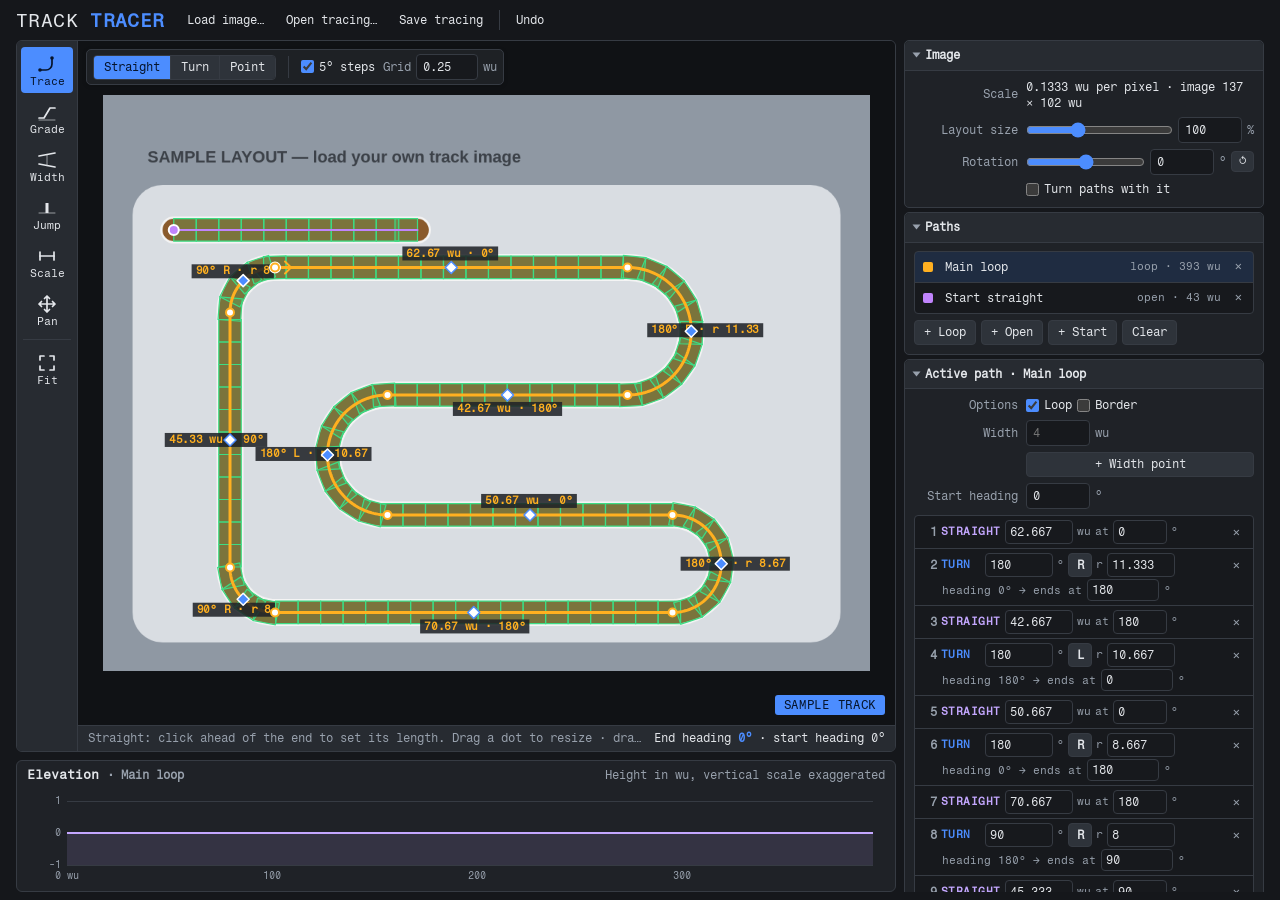
<file: index.html>
<!doctype html>
<html>
  <head>
    <meta charset="utf-8" />
    <meta
      name="viewport"
      content="width=device-width,initial-scale=1,viewport-fit=cover"
    />
    <title>Halo Track Tracer</title>
    <meta name="claude:viewport-fit-sides" content="cover" />
    <meta name="color-scheme" content="dark" />
    <link rel="preconnect" href="https://fonts.googleapis.com" />
    <link rel="preconnect" href="https://fonts.gstatic.com" crossorigin />
    <link
      rel="stylesheet"
      href="https://fonts.googleapis.com/css2?family=Fragment+Mono:ital@0;1&display=swap"
    />
    <link rel="stylesheet" href="track-tracer.css" />
  </head>
  <body>
    <div class="app">
      <!-- Top bar: file actions, like an editor's menu row -->
      <header class="topbar">
        <div class="brand">Track <span>Tracer</span></div>
        <nav class="menu" aria-label="File">
          <label
            class="mbtn"
            for="file"
            title="Load your track image (or drop it on the board)"
            >Load image…</label
          >
          <input
            id="file"
            type="file"
            accept="image/png,image/jpeg,image/webp"
            hidden
          />
          <label
            class="mbtn"
            for="projFile"
            title="Open a saved tracing (.json)"
            >Open tracing…</label
          >
          <input
            id="projFile"
            type="file"
            accept=".json,application/json"
            hidden
          />
          <button
            class="mbtn"
            id="dlProj"
            title="Save your sections, grades, markers and scale"
          >
            Save tracing
          </button>
          <span class="vsep"></span>
          <button class="mbtn" id="bUndo" title="Undo (Ctrl+Z)">Undo</button>
        </nav>
        <span class="msg" id="msgProj"></span>
      </header>

      <!-- Workspace: tool shelf, board with tool settings, status bar, elevation strip -->
      <main class="work">
        <div class="viewport">
          <div
            class="shelf"
            role="toolbar"
            aria-orientation="vertical"
            aria-label="Tools"
          >
            <button
              class="tool"
              id="tTrace"
              aria-pressed="true"
              title="Trace (T): add straights and turns to the active path"
            >
              <svg viewBox="0 0 20 20" aria-hidden="true">
                <path d="M3 16 L9 16 A6 6 0 0 0 15 10 L15 4" />
                <circle cx="3" cy="16" r="1.8" />
                <circle cx="15" cy="4" r="1.8" /></svg
              ><span>Trace</span>
            </button>
            <button
              class="tool"
              id="tGrade"
              aria-pressed="false"
              title="Grade (G): click where a slope starts and ends"
            >
              <svg viewBox="0 0 20 20" aria-hidden="true">
                <path d="M2 16 L7 16 L13 6 L18 6" />
                <path d="M2 18 L18 18" class="thin" /></svg
              ><span>Grade</span>
            </button>
            <button
              class="tool"
              id="tWidth"
              aria-pressed="false"
              title="Width (W): click the path where the track should widen or narrow"
            >
              <svg viewBox="0 0 20 20" aria-hidden="true">
                <path d="M2 6 L18 3 M2 14 L18 17" />
                <path d="M10 5 L10 15" class="thin" /></svg
              ><span>Width</span>
            </button>
            <button
              class="tool"
              id="tJump"
              aria-pressed="false"
              title="Jump (J): drop a jump marker on the track"
            >
              <svg viewBox="0 0 20 20" aria-hidden="true">
                <path d="M2 15 L18 15" class="thin" />
                <rect x="8.5" y="5" width="3" height="10" /></svg
              ><span>Jump</span>
            </button>
            <button
              class="tool"
              id="tCal"
              aria-pressed="false"
              title="Set scale (C): click across one lane, then enter its width"
            >
              <svg viewBox="0 0 20 20" aria-hidden="true">
                <path d="M3 10 L17 10" />
                <path d="M3 6 L3 14 M17 6 L17 14" /></svg
              ><span>Scale</span>
            </button>
            <button
              class="tool"
              id="tPan"
              aria-pressed="false"
              title="Pan (P): drag to move the view. Right-drag or Space-drag also pans"
            >
              <svg viewBox="0 0 20 20" aria-hidden="true">
                <path
                  d="M10 2 L10 18 M2 10 L18 10 M10 2 L7.5 4.5 M10 2 L12.5 4.5 M10 18 L7.5 15.5 M10 18 L12.5 15.5 M2 10 L4.5 7.5 M2 10 L4.5 12.5 M18 10 L15.5 7.5 M18 10 L15.5 12.5"
                /></svg
              ><span>Pan</span>
            </button>
            <span class="hsep"></span>
            <button class="tool" id="bFit" title="Frame the image (F)">
              <svg viewBox="0 0 20 20" aria-hidden="true">
                <path
                  d="M3 7 L3 3 L7 3 M13 3 L17 3 L17 7 M17 13 L17 17 L13 17 M7 17 L3 17 L3 13"
                /></svg
              ><span>Fit</span>
            </button>
          </div>

          <div class="board" id="board">
            <canvas id="cv" aria-label="Tracing board"></canvas>
            <!-- Tool settings: only the active tool's options show -->
            <div class="toolhdr" role="toolbar" aria-label="Tool settings">
              <div class="ts" data-tool="trace">
                <div class="seg" role="radiogroup" aria-label="Next section">
                  <button data-kind="s" title="Straight (S)">Straight</button>
                  <button data-kind="t" title="Turn (R)">Turn</button>
                  <button
                    data-kind="p"
                    title="Point (E): click anywhere for the next point; corners allowed. Drag a diamond to bend a section between its points."
                  >
                    Point
                  </button>
                </div>
                <div
                  class="seg"
                  role="radiogroup"
                  aria-label="Turn shape"
                  id="turnModeWrap"
                  hidden
                >
                  <button
                    data-tmode="set"
                    title="The turn uses the angle you type; your click sets its radius"
                  >
                    Set angle
                  </button>
                  <button
                    data-tmode="free"
                    title="The turn bends to wherever you click, any angle"
                  >
                    Free
                  </button>
                </div>
                <span class="fld" id="turnWrap" hidden>
                  <label
                    class="fld"
                    title="How much the heading changes through the turn. 180 = hairpin"
                    >Angle
                    <input
                      id="turnAng"
                      type="number"
                      min="1"
                      max="270"
                      step="5"
                      value="90"
                    />°</label
                  >
                  <span
                    class="presets"
                    role="group"
                    aria-label="Turn angle presets"
                  >
                    <button data-ang="30">30</button
                    ><button data-ang="45">45</button
                    ><button data-ang="60">60</button
                    ><button data-ang="90">90</button
                    ><button data-ang="135">135</button
                    ><button data-ang="180">180</button>
                  </span>
                  <label
                    class="fld"
                    title="Leave empty and your click sets the radius. Type a radius and every turn uses it: your click only picks left or right."
                    >Radius
                    <input
                      id="turnR"
                      type="number"
                      min="0.5"
                      step="0.25"
                      placeholder="auto"
                    />
                    wu</label
                  >
                </span>
                <span class="vsep"></span>
                <label
                  class="chk"
                  title="Every heading and turn is a multiple of 5° from the image axes"
                  ><input id="snap5" type="checkbox" checked /> 5° steps</label
                >
                <label
                  class="fld"
                  title="Start points, lengths and radii land on multiples of this. 0 = off"
                  >Grid
                  <input
                    id="gridWu"
                    type="number"
                    min="0"
                    step="0.25"
                    value="0.25"
                  />
                  wu</label
                >
              </div>
              <div class="ts" data-tool="jump" hidden>
                <label class="fld"
                  >Marker
                  <select id="jumpSize"></select
                ></label>
              </div>
              <div class="ts" data-tool="cal" hidden>
                <label
                  class="fld"
                  title="The real width of what you measured. One lane = 4 wu"
                  >Measured
                  <input
                    id="calDist"
                    type="number"
                    step="0.1"
                    min="0.1"
                    value="4"
                  />
                  wu</label
                >
                <button id="calApply" class="primary" disabled>Apply</button>
              </div>
              <div class="ts" data-tool="width" hidden>
                <label
                  class="fld"
                  title="The track width at the point you click"
                  >Width
                  <input
                    id="wNew"
                    type="number"
                    min="0.5"
                    max="200"
                    step="0.5"
                    value="8"
                  />
                  wu</label
                >
                <span class="tsnote"
                  >Click the path. The width changes in a straight line between
                  points.</span
                >
              </div>
              <div class="ts" data-tool="grade" hidden>
                <span class="tsnote"
                  >Set the slope in the Elevation panel once both ends are
                  picked.</span
                >
              </div>
              <div class="ts" data-tool="pan" hidden>
                <span class="tsnote">Drag to move · scroll to zoom</span>
              </div>
            </div>
            <div class="sample-tag" id="sampleTag">Sample track</div>
          </div>

          <footer class="status" aria-live="polite">
            <span id="hint"></span>
            <span class="readout mono" id="readout"></span>
          </footer>
        </div>

        <section class="profile" aria-labelledby="h-prof">
          <div class="profile-head">
            <h2 id="h-prof">Elevation <span id="profName"></span></h2>
            <span class="mono" id="profRead"></span>
          </div>
          <div class="profile-plot">
            <canvas
              id="prof"
              role="img"
              aria-label="Height along the active path"
            ></canvas>
          </div>
        </section>
      </main>

      <!-- Properties: collapsible panels, label on the left, value on the right -->
      <aside class="props" aria-label="Properties">
        <details class="panel" data-key="image" open>
          <summary>Image</summary>
          <div class="pbody">
            <div class="prop">
              <span>Scale</span><b class="mono" id="scaleOut"></b>
            </div>
            <div class="prop">
              <label
                for="layoutNum"
                title="Shrinks or stretches the whole layout. Blocks keep their size."
                >Layout size</label
              >
              <div class="pair">
                <input
                  id="layout"
                  type="range"
                  min="50"
                  max="200"
                  step="1"
                  value="100"
                  aria-label="Layout size"
                /><input
                  id="layoutNum"
                  type="number"
                  min="50"
                  max="200"
                  step="1"
                  value="100"
                /><i>%</i>
              </div>
            </div>
            <div class="prop">
              <label
                for="rotNum"
                title="Turn the image under the board. + is counter-clockwise."
                >Rotation</label
              >
              <div class="pair">
                <input
                  id="rot"
                  type="range"
                  min="-45"
                  max="45"
                  step="0.1"
                  value="0"
                  aria-label="Image rotation"
                /><input
                  id="rotNum"
                  type="number"
                  min="-45"
                  max="45"
                  step="0.1"
                  value="0"
                /><i>°</i
                ><button id="rotZero" class="icon" title="Reset to 0°">
                  ↺
                </button>
              </div>
            </div>
            <div class="prop">
              <span></span
              ><label
                class="chk"
                title="Off: only the image turns. On: paths and jump markers turn with it."
                ><input id="rotPaths" type="checkbox" /> Turn paths with
                it</label
              >
            </div>
          </div>
        </details>

        <details class="panel" data-key="paths" open>
          <summary>Paths</summary>
          <div class="pbody">
            <div class="outliner" id="paths"></div>
            <div class="btnrow">
              <button id="addLoop" title="A closed lap">+ Loop</button>
              <button id="addOpen" title="A path with two ends">+ Open</button>
              <button
                id="addStart"
                title="A straight that narrows from its first width to its second"
              >
                + Start
              </button>
              <button
                id="clearAll"
                class="danger"
                title="Remove every path and marker (Undo brings them back)"
              >
                Clear
              </button>
            </div>
          </div>
        </details>

        <details class="panel" data-key="active" open>
          <summary id="secHead">Active path</summary>
          <div class="pbody">
            <div id="secList"></div>
            <div class="msg" id="msgSec"></div>
            <div class="btnrow">
              <button
                id="snapAll"
                title="Rounds every start heading and turn angle to 5°"
              >
                Snap all to 5°
              </button>
            </div>
          </div>
        </details>

        <details class="panel" data-key="elev">
          <summary>Elevation</summary>
          <div class="pbody">
            <div class="prop">
              <label for="z0" title="Height of the active path where it starts"
                >Start height</label
              >
              <div class="pair">
                <input id="z0" type="number" step="0.5" value="0" /><i>wu</i>
              </div>
            </div>
            <div id="gradeForm" class="grade-form" hidden>
              <div class="prop">
                <label for="gShape">Shape</label>
                <select id="gShape">
                  <option value="const">Constant grade</option>
                  <option value="curve">Gradual curve</option>
                </select>
              </div>
              <div class="prop">
                <label for="gStart" id="gStartLabel">Grade</label>
                <div class="pair">
                  <input
                    id="gStart"
                    type="number"
                    step="0.5"
                    min="-100"
                    max="100"
                    value="4"
                  /><i>%</i>
                  <span class="pair" id="gEndWrap" hidden
                    ><i>to</i
                    ><input
                      id="gEnd"
                      type="number"
                      step="0.5"
                      min="-100"
                      max="100"
                      value="4"
                      aria-label="End grade"
                    /><i>%</i></span
                  >
                </div>
              </div>
              <p class="sub mono" id="gPreview"></p>
              <div class="btnrow">
                <button class="primary" id="gAdd">Add section</button
                ><button id="gCancel">Cancel</button>
              </div>
            </div>
            <div class="msg" id="msgGrade"></div>
            <div class="list" id="gradeList"></div>
            <div class="stats">
              <div class="stat">
                <b id="sRise">–</b><span>height range</span>
              </div>
              <div class="stat">
                <b id="sSteep">–</b><span>% steepest</span>
              </div>
              <div class="stat"><b id="sLip">–</b><span>worst lip</span></div>
            </div>
            <div class="pills" id="elevPills"></div>
          </div>
        </details>

        <details class="panel" data-key="jumps">
          <summary>Jump markers</summary>
          <div class="pbody">
            <p class="sub">
              A 4x4 flat block on edge across the lane. Use the Jump tool to
              place one; drag its handle to turn it (90° snaps, Ctrl = free).
            </p>
            <div class="list" id="jumpList"></div>
          </div>
        </details>

        <details class="panel" data-key="blocks" open>
          <summary>Blocks</summary>
          <div class="pbody">
            <div class="prop">
              <label
                for="game"
                title="Which Halo the prefab is for. Each game has its own pieces."
                >Game</label
              >
              <select id="game">
                <option value="halo4" title="Forge Island pieces">
                  Halo 4
                </option>
                <option value="reach" title="Forge World pieces">
                  Halo: Reach
                </option>
              </select>
            </div>
            <div class="prop">
              <label
                for="piece"
                title="The piece the track (path) is built from"
                >Path piece</label
              ><select id="piece"></select>
            </div>
            <div class="prop">
              <label
                for="trackW"
                title="Pieces narrower than this are laid in side-by-side rows"
                >Track width</label
              >
              <div class="pair">
                <input
                  id="trackW"
                  type="number"
                  step="0.5"
                  min="0.5"
                  max="40"
                  value="4"
                /><i>wu</i><span class="sub" id="rowsOut"></span>
              </div>
            </div>
            <div class="prop">
              <label
                for="borderKind"
                title="The outline along both edges. Turn borders on per path in Active path. With columns, a start straight uses wall panels."
                >Outline piece</label
              >
              <select id="borderKind"></select>
            </div>
            <div class="prop">
              <label
                for="tol"
                title="Square blocks open a gap on the outside of a bend; they overlap more until the gap is at most this"
                >Bend gap ≤</label
              >
              <div class="pair">
                <input
                  id="tol"
                  type="number"
                  step="0.05"
                  min="0"
                  max="4"
                  value="0.05"
                /><i>wu</i>
              </div>
            </div>
            <div class="prop">
              <label for="slots">Free slots</label>
              <div class="pair">
                <input
                  id="slots"
                  type="number"
                  step="1"
                  min="1"
                  max="651"
                  value="651"
                /><label
                  class="chk"
                  title="Relax the bend gap until the track fits the free slots"
                  ><input id="fit" type="checkbox" checked /> Fit</label
                >
              </div>
            </div>
            <div class="prop">
              <span></span
              ><label class="chk"
                ><input id="showBlocks" type="checkbox" checked /> Show
                blocks</label
              >
            </div>
            <div class="stats">
              <div class="stat"><b id="sBlocks">–</b><span>blocks</span></div>
              <div class="stat"><b id="sLen">–</b><span>wu of track</span></div>
              <div class="stat"><b id="sTol">–</b><span>bend gap</span></div>
            </div>
            <div class="pills" id="budgetRow"></div>
          </div>
        </details>

        <details class="panel" data-key="export" open>
          <summary>Export to Halo Map Studio</summary>
          <div class="pbody">
            <div class="prop">
              <span
                title="Blank = where the HMS camera aims. Z = height of the block centres at elevation 0. Read a spot with camera get."
                >Drop at</span
              >
              <div class="pair xyz">
                <input
                  id="ox"
                  type="number"
                  step="0.5"
                  placeholder="X"
                  aria-label="Origin X"
                /><input
                  id="oy"
                  type="number"
                  step="0.5"
                  placeholder="Y"
                  aria-label="Origin Y"
                /><input
                  id="oz"
                  type="number"
                  step="0.5"
                  placeholder="Z"
                  aria-label="Origin Z"
                />
              </div>
            </div>
            <div class="prop">
              <span></span
              ><label
                class="chk"
                title="Adds noquota nobudget to prefab place, so Forge's per-object limits and budget don't stop a large track"
                ><input id="lift" type="checkbox" checked /> Ignore Forge
                limits</label
              >
            </div>
            <h3 class="subhead">
              Prefab file <span class="sub">.hmsprefab</span>
            </h3>
            <div class="btnrow">
              <button class="primary" id="dlPrefab">Save prefab</button
              ><button id="copyPrefab">Copy commands</button
              ><span class="msg" id="msgPrefab"></span>
            </div>
            <textarea
              id="prefabCmd"
              readonly
              aria-label="prefab commands"
              title="Run these in View ▸ Script console. Fix the path to where you saved the file."
            ></textarea>
            <details class="sub-panel">
              <summary>Reference image under the track</summary>
              <p class="sub">
                Saves the image as a flat model at the right size and turn
                (scale <b class="mono" id="refScale"></b> wu per pixel). Import
                it with Tools ▸ Import geometry at the same X Y, a little below
                Z. As script:
              </p>
              <div class="btnrow">
                <button id="dlRef">Save reference model (.glb)</button
                ><span class="msg" id="msgRef"></span>
              </div>
              <textarea
                id="refCmd"
                readonly
                aria-label="reference model commands"
              ></textarea>
            </details>
          </div>
        </details>

        <details class="panel" data-key="help">
          <summary>Help</summary>
          <div class="pbody help">
            <p>
              <b>Scale.</b> Pick the Scale tool, click across one lane edge to
              edge, enter its real width (4 wu) and press Apply.
            </p>
            <p>
              <b>Tracing.</b> Add a path, click where it starts, then click
              ahead of the end. Each section starts where the last one ended and
              keeps its direction. A <b>straight</b> runs as far as your click
              (the first one also sets the heading). A <b>turn</b> with
              <b>Set angle</b> uses the angle you type and your click sets its
              radius; with <b>Free</b> it bends to wherever you click.
            </p>
            <p>
              <b>Editing.</b> Drag a section's end dot to resize it. Drag the
              <b>diamond</b> in the middle of a section to bend it: a turn's
              angle and radius follow the cursor, and a straight pulled off its
              line becomes a turn (drop it back on the line to straighten it).
              Everything after it follows.
            </p>
            <p>
              <b>Point mode.</b> Pick <b>Point</b> on the board (<kbd>E</kbd>)
              and click anywhere: each click is the next point, in any
              direction. Drag a point and only the two lines touching it move.
              Drag a diamond and that line bends between its two points while
              everything else stays put. On a loop, click the start dot to close
              it. Untick 5° steps for any angle.
            </p>
            <p>
              <b>Turn presets.</b> With Turn and Set angle, pick 30, 45, 60, 90,
              135 or 180. Type a <b>Radius</b> and every turn uses it, so your
              click only picks left or right; leave it empty and your click sets
              the radius.
            </p>
            <p>
              <b>Free curves (Shift).</b> Hold <kbd>Shift</kbd> while dragging
              and the section becomes a free Bezier curve. Shift+drag a
              <b>diamond</b>: the start and end stay put and only the line
              between them bends. Shift+drag an <b>end dot</b>: the start and
              the diamond stay put and the end moves. The rest of the track
              stays where it is, so a corner can form where the curve meets the
              next section; it is circled on the board, and <b>Smooth</b> in
              Active path removes it. <b>Make arc</b> turns a curve back into a
              turn.
            </p>
            <p>
              <b>Deleting.</b> Right-click a dot or press <kbd>Del</kbd> to
              delete a section; later sections join the one before. Type exact
              values in Active path.
            </p>
            <p>
              <b>Width.</b> Set one width for a whole path in Active path, or
              give an open path a start and end width. To widen and shrink along
              the way, use the <b>Width</b> tool and click the path where it
              should change: the track goes in a straight line from its width
              before to the width you set there, then on to the next.
            </p>
            <p>
              <b>Games.</b> Pick <b>Halo 4</b> (Forge Island pieces) or
              <b>Halo: Reach</b> (Forge World pieces) in Blocks. The prefab
              works in stock Halo Map Studio: <code>prefab import</code> the
              file, then <code>prefab place</code> it in a map variant for that
              game.
            </p>
            <p>
              <b>Square to Halo.</b> With 5° steps on, 0°, 90°, 180° and 270°
              line up with HMS's axes as long as you place the prefab without
              <code>yaw</code>.
            </p>
            <p>
              <b>Keys.</b> <kbd>T</kbd> trace · <kbd>S</kbd> straight ·
              <kbd>R</kbd> turn · <kbd>E</kbd> point · <kbd>G</kbd> grade ·
              <kbd>W</kbd> width · <kbd>J</kbd> jump · <kbd>C</kbd> scale ·
              <kbd>P</kbd> pan · <kbd>F</kbd> fit · <kbd>Ctrl+Z</kbd> undo ·
              <kbd>Esc</kbd> cancel.
            </p>
            <p>
              Your tracing is kept in this browser between visits. The image is
              not; load it again.
            </p>
          </div>
        </details>
      </aside>
    </div>

    <script src="track-tracer.js"></script>
  </body>
</html>
</file>
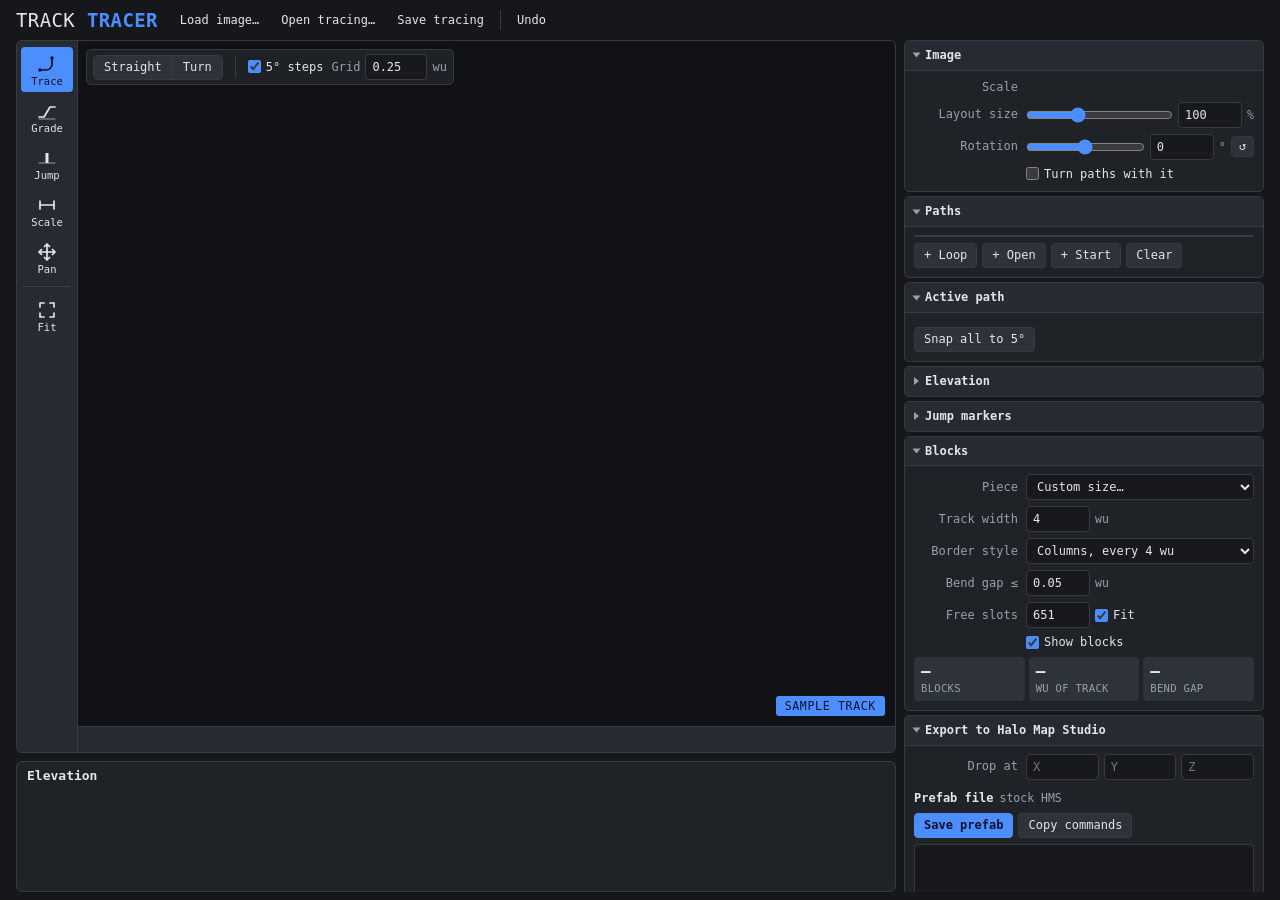
<file: track-tracer.html>
<!doctype html>
<html>
<head>
<meta charset="utf-8">
<meta name="viewport" content="width=device-width,initial-scale=1,viewport-fit=cover">
<title>Supercross Track Tracer</title>
<meta name="claude:viewport-fit-sides" content="cover">
<link rel="preconnect" href="https://fonts.googleapis.com">
<link rel="stylesheet" href="https://fonts.googleapis.com/css2?family=Barlow+Condensed:wght@600;700&family=IBM+Plex+Sans:wght@400;500;600&family=IBM+Plex+Mono:wght@400;500&display=swap">
<link rel="stylesheet" href="track-tracer.css">
</head>
<body>

<div class="app">
  <!-- Top bar: file actions, like an editor's menu row -->
  <header class="topbar">
    <div class="brand">Track <span>Tracer</span></div>
    <nav class="menu" aria-label="File">
      <label class="mbtn" for="file" title="Load your track image (or drop it on the board)">Load image…</label>
      <input id="file" type="file" accept="image/png,image/jpeg,image/webp" hidden>
      <label class="mbtn" for="projFile" title="Open a saved tracing (.json)">Open tracing…</label>
      <input id="projFile" type="file" accept=".json,application/json" hidden>
      <button class="mbtn" id="dlProj" title="Save your sections, grades, markers and scale">Save tracing</button>
      <span class="vsep"></span>
      <button class="mbtn" id="bUndo" title="Undo (Ctrl+Z)">Undo</button>
    </nav>
    <span class="msg" id="msgProj"></span>
  </header>

  <!-- Workspace: tool shelf, board with tool settings, status bar, elevation strip -->
  <main class="work">
    <div class="viewport">
      <div class="shelf" role="toolbar" aria-orientation="vertical" aria-label="Tools">
        <button class="tool" id="tTrace" aria-pressed="true" title="Trace (T): add straights and turns to the active path">
          <svg viewBox="0 0 20 20" aria-hidden="true"><path d="M3 16 L9 16 A6 6 0 0 0 15 10 L15 4"/><circle cx="3" cy="16" r="1.8"/><circle cx="15" cy="4" r="1.8"/></svg><span>Trace</span></button>
        <button class="tool" id="tGrade" aria-pressed="false" title="Grade (G): click where a slope starts and ends">
          <svg viewBox="0 0 20 20" aria-hidden="true"><path d="M2 16 L7 16 L13 6 L18 6"/><path d="M2 18 L18 18" class="thin"/></svg><span>Grade</span></button>
        <button class="tool" id="tJump" aria-pressed="false" title="Jump (J): drop a jump marker on the track">
          <svg viewBox="0 0 20 20" aria-hidden="true"><path d="M2 15 L18 15" class="thin"/><rect x="8.5" y="5" width="3" height="10"/></svg><span>Jump</span></button>
        <button class="tool" id="tCal" aria-pressed="false" title="Set scale (C): click across one lane, then enter its width">
          <svg viewBox="0 0 20 20" aria-hidden="true"><path d="M3 10 L17 10"/><path d="M3 6 L3 14 M17 6 L17 14" /></svg><span>Scale</span></button>
        <button class="tool" id="tPan" aria-pressed="false" title="Pan (P): drag to move the view. Right-drag or Space-drag also pans">
          <svg viewBox="0 0 20 20" aria-hidden="true"><path d="M10 2 L10 18 M2 10 L18 10 M10 2 L7.5 4.5 M10 2 L12.5 4.5 M10 18 L7.5 15.5 M10 18 L12.5 15.5 M2 10 L4.5 7.5 M2 10 L4.5 12.5 M18 10 L15.5 7.5 M18 10 L15.5 12.5"/></svg><span>Pan</span></button>
        <span class="hsep"></span>
        <button class="tool" id="bFit" title="Frame the image (F)">
          <svg viewBox="0 0 20 20" aria-hidden="true"><path d="M3 7 L3 3 L7 3 M13 3 L17 3 L17 7 M17 13 L17 17 L13 17 M7 17 L3 17 L3 13"/></svg><span>Fit</span></button>
      </div>

      <div class="board" id="board">
        <canvas id="cv" aria-label="Tracing board"></canvas>
        <!-- Tool settings: only the active tool's options show -->
        <div class="toolhdr" role="toolbar" aria-label="Tool settings">
          <div class="ts" data-tool="trace">
            <div class="seg" role="radiogroup" aria-label="Next section">
              <button data-kind="s" title="Straight (S)">Straight</button>
              <button data-kind="t" title="Turn (R)">Turn</button>
            </div>
            <div class="seg" role="radiogroup" aria-label="Turn shape" id="turnModeWrap" hidden>
              <button data-tmode="set" title="The turn uses the angle you type; your click sets its radius">Set angle</button>
              <button data-tmode="free" title="The turn bends to wherever you click, any angle">Free</button>
            </div>
            <label class="fld" id="turnWrap" hidden title="How much the heading changes through the turn. 180 = hairpin">Angle <input id="turnAng" type="number" min="1" max="270" step="5" value="90">°</label>
            <span class="vsep"></span>
            <label class="chk" title="Every heading and turn is a multiple of 5° from the image axes"><input id="snap5" type="checkbox" checked> 5° steps</label>
            <label class="fld" title="Start points, lengths and radii land on multiples of this. 0 = off">Grid <input id="gridWu" type="number" min="0" step="0.25" value="0.25"> wu</label>
          </div>
          <div class="ts" data-tool="jump" hidden>
            <label class="fld">Marker <select id="jumpSize"></select></label>
          </div>
          <div class="ts" data-tool="cal" hidden>
            <label class="fld" title="The real width of what you measured. One lane = 4 wu">Measured <input id="calDist" type="number" step="0.1" min="0.1" value="4"> wu</label>
            <button id="calApply" class="primary" disabled>Apply</button>
          </div>
          <div class="ts" data-tool="grade" hidden><span class="tsnote">Set the slope in the Elevation panel once both ends are picked.</span></div>
          <div class="ts" data-tool="pan" hidden><span class="tsnote">Drag to move · scroll to zoom</span></div>
        </div>
        <div class="sample-tag" id="sampleTag">Sample track</div>
      </div>

      <footer class="status" aria-live="polite">
        <span id="hint"></span>
        <span class="readout mono" id="readout"></span>
      </footer>
    </div>

    <section class="profile" aria-labelledby="h-prof">
      <div class="profile-head">
        <h2 id="h-prof">Elevation <span id="profName"></span></h2>
        <span class="mono" id="profRead"></span>
      </div>
      <div class="profile-plot"><canvas id="prof" role="img" aria-label="Height along the active path"></canvas></div>
    </section>
  </main>

  <!-- Properties: collapsible panels, label on the left, value on the right -->
  <aside class="props" aria-label="Properties">
    <details class="panel" data-key="image" open>
      <summary>Image</summary>
      <div class="pbody">
        <div class="prop"><span>Scale</span><b class="mono" id="scaleOut"></b></div>
        <div class="prop"><label for="layoutNum" title="Shrinks or stretches the whole layout. Blocks keep their size.">Layout size</label>
          <div class="pair"><input id="layout" type="range" min="50" max="200" step="1" value="100" aria-label="Layout size"><input id="layoutNum" type="number" min="50" max="200" step="1" value="100"><i>%</i></div></div>
        <div class="prop"><label for="rotNum" title="Turn the image under the board. + is counter-clockwise.">Rotation</label>
          <div class="pair"><input id="rot" type="range" min="-45" max="45" step="0.1" value="0" aria-label="Image rotation"><input id="rotNum" type="number" min="-45" max="45" step="0.1" value="0"><i>°</i><button id="rotZero" class="icon" title="Reset to 0°">↺</button></div></div>
        <div class="prop"><span></span><label class="chk" title="Off: only the image turns. On: paths and jump markers turn with it."><input id="rotPaths" type="checkbox"> Turn paths with it</label></div>
      </div>
    </details>

    <details class="panel" data-key="paths" open>
      <summary>Paths</summary>
      <div class="pbody">
        <div class="outliner" id="paths"></div>
        <div class="btnrow">
          <button id="addLoop" title="A closed lap">+ Loop</button>
          <button id="addOpen" title="A path with two ends">+ Open</button>
          <button id="addStart" title="A straight that narrows from its first width to its second">+ Start</button>
          <button id="clearAll" class="danger" title="Remove every path and marker (Undo brings them back)">Clear</button>
        </div>
      </div>
    </details>

    <details class="panel" data-key="active" open>
      <summary id="secHead">Active path</summary>
      <div class="pbody">
        <div id="secList"></div>
        <div class="msg" id="msgSec"></div>
        <div class="btnrow"><button id="snapAll" title="Rounds every start heading and turn angle to 5°">Snap all to 5°</button></div>
      </div>
    </details>

    <details class="panel" data-key="elev">
      <summary>Elevation</summary>
      <div class="pbody">
        <div class="prop"><label for="z0" title="Height of the active path where it starts">Start height</label><div class="pair"><input id="z0" type="number" step="0.5" value="0"><i>wu</i></div></div>
        <div id="gradeForm" class="grade-form" hidden>
          <div class="prop"><label for="gShape">Shape</label>
            <select id="gShape"><option value="const">Constant grade</option><option value="curve">Gradual curve</option></select></div>
          <div class="prop"><label for="gStart" id="gStartLabel">Grade</label>
            <div class="pair"><input id="gStart" type="number" step="0.5" min="-100" max="100" value="4"><i>%</i>
              <span class="pair" id="gEndWrap" hidden><i>to</i><input id="gEnd" type="number" step="0.5" min="-100" max="100" value="4" aria-label="End grade"><i>%</i></span></div></div>
          <p class="sub mono" id="gPreview"></p>
          <div class="btnrow"><button class="primary" id="gAdd">Add section</button><button id="gCancel">Cancel</button></div>
        </div>
        <div class="msg" id="msgGrade"></div>
        <div class="list" id="gradeList"></div>
        <div class="stats">
          <div class="stat"><b id="sRise">–</b><span>height range</span></div>
          <div class="stat"><b id="sSteep">–</b><span>% steepest</span></div>
          <div class="stat"><b id="sLip">–</b><span>worst lip</span></div>
        </div>
        <div class="pills" id="elevPills"></div>
      </div>
    </details>

    <details class="panel" data-key="jumps">
      <summary>Jump markers</summary>
      <div class="pbody">
        <p class="sub">Block, 4X4, Flat on edge across the lane. Use the Jump tool to place one; drag its handle to turn it (90° snaps, Ctrl = free).</p>
        <div class="list" id="jumpList"></div>
      </div>
    </details>

    <details class="panel" data-key="blocks" open>
      <summary>Blocks</summary>
      <div class="pbody">
        <div class="prop"><label for="piece">Piece</label><select id="piece"><option value="custom">Custom size…</option></select></div>
        <div id="customRow" hidden>
          <div class="prop"><label for="pName">Palette name</label><input id="pName" type="text" value="bb_4x4"></div>
          <div class="prop"><label for="pLen">Size L × W</label><div class="pair"><input id="pLen" type="number" step="0.1" min="0.2" value="4"><i>×</i><input id="pWid" type="number" step="0.1" min="0.2" value="4" aria-label="Width"></div></div>
        </div>
        <div class="prop"><label for="trackW" title="Pieces narrower than this are laid in side-by-side rows">Track width</label><div class="pair"><input id="trackW" type="number" step="0.5" min="0.5" max="40" value="4"><i>wu</i><span class="sub" id="rowsOut"></span></div></div>
        <div class="prop"><label for="borderKind" title="Turn borders on per path in Active path. A start straight uses Skyline Wall Panels.">Border style</label>
          <select id="borderKind">
            <option value="column">Columns, every 4 wu</option>
            <option value="railEdge">5X1 rail, on edge</option>
            <option value="railFlat">5X1 rail, flat</option>
          </select></div>
        <div class="prop"><label for="tol" title="Square blocks open a gap on the outside of a bend; they overlap more until the gap is at most this">Bend gap ≤</label><div class="pair"><input id="tol" type="number" step="0.05" min="0" max="4" value="0.05"><i>wu</i></div></div>
        <div class="prop"><label for="slots">Free slots</label><div class="pair"><input id="slots" type="number" step="1" min="1" max="651" value="651"><label class="chk" title="Relax the bend gap until the track fits the free slots"><input id="fit" type="checkbox" checked> Fit</label></div></div>
        <div class="prop"><span></span><label class="chk"><input id="showBlocks" type="checkbox" checked> Show blocks</label></div>
        <div class="stats">
          <div class="stat"><b id="sBlocks">–</b><span>blocks</span></div>
          <div class="stat"><b id="sLen">–</b><span>wu of track</span></div>
          <div class="stat"><b id="sTol">–</b><span>bend gap</span></div>
        </div>
        <div class="pills" id="budgetRow"></div>
      </div>
    </details>

    <details class="panel" data-key="export" open>
      <summary>Export to Halo Map Studio</summary>
      <div class="pbody">
        <div class="prop"><span title="Blank = where the HMS camera aims. Z = height of the block centres at elevation 0. Read a spot with camera get.">Drop at</span>
          <div class="pair xyz"><input id="ox" type="number" step="0.5" placeholder="X" aria-label="Origin X"><input id="oy" type="number" step="0.5" placeholder="Y" aria-label="Origin Y"><input id="oz" type="number" step="0.5" placeholder="Z" aria-label="Origin Z"></div></div>
        <h3 class="subhead">Prefab file <span class="sub">stock HMS</span></h3>
        <div class="btnrow"><button class="primary" id="dlPrefab">Save prefab</button><button id="copyPrefab">Copy commands</button><span class="msg" id="msgPrefab"></span></div>
        <textarea id="prefabCmd" readonly aria-label="prefab commands" title="Run these in View ▸ Script console. Fix the path to where you saved the file."></textarea>
        <details class="sub-panel">
          <summary>One-line sweep <span class="sub">modified HMS, flat only</span></summary>
          <p class="warnbox" id="sweepWarn" hidden></p>
          <textarea id="sweepOut" readonly aria-label="sweep command"></textarea>
          <div class="btnrow"><button id="copySweep">Copy command</button><button id="dlPts">Save points (.txt)</button><span class="msg" id="msgSweep"></span></div>
        </details>
        <details class="sub-panel">
          <summary>Reference image under the track</summary>
          <p class="sub">Tools ▸ Import geometry, pick the image, Scale <b class="mono" id="refScale"></b>, same X Y and a little below Z. As script:</p>
          <textarea id="refCmd" readonly aria-label="reference image commands"></textarea>
          <p class="warnbox" id="refRot" hidden></p>
        </details>
      </div>
    </details>

    <details class="panel" data-key="help">
      <summary>Help</summary>
      <div class="pbody help">
        <p><b>Scale.</b> Pick the Scale tool, click across one lane edge to edge, enter its real width (4 wu) and press Apply.</p>
        <p><b>Tracing.</b> Add a path, click where it starts, then click ahead of the end. Each section starts where the last one ended and keeps its direction. A <b>straight</b> runs as far as your click (the first one also sets the heading). A <b>turn</b> with <b>Set angle</b> uses the angle you type and your click sets its radius; with <b>Free</b> it bends to wherever you click.</p>
        <p><b>Editing.</b> Drag a section's end dot to resize it. Right-click a dot or press <kbd>Del</kbd> to delete it; later sections join the one before. Type exact values in Active path.</p>
        <p><b>Square to Halo.</b> With 5° steps on, 0°, 90°, 180° and 270° line up with HMS's axes as long as you place the prefab without <code>yaw</code>.</p>
        <p><b>Keys.</b> <kbd>T</kbd> trace · <kbd>S</kbd> straight · <kbd>R</kbd> turn · <kbd>G</kbd> grade · <kbd>J</kbd> jump · <kbd>C</kbd> scale · <kbd>P</kbd> pan · <kbd>F</kbd> fit · <kbd>Ctrl+Z</kbd> undo · <kbd>Esc</kbd> cancel.</p>
        <p>Your tracing is kept in this browser between visits. The image is not; load it again.</p>
      </div>
    </details>
  </aside>
</div>

<script src="track-tracer.js"></script>
</body>
</html>
</file>
<file: track-tracer.css>
/* Editor-style layout: menu row on top, tool shelf + board + status bar in the middle,
   a properties column of collapsible panels on the right. Dark greys, one blue accent.
   One typeface throughout: Fragment Mono. */
:root {
  --bg: #15171b;          /* window */
  --panel: #1f2227;       /* panel body */
  --panel-head: #272b31;  /* panel header */
  --field: #17191d;       /* inputs */
  --ink: #e3e6ea;
  --muted: #98a1ad;
  --line: #363b43;
  --accent: #4c8dff;
  --accent-ink: #06142b;
  --track: #c4a7ff;
  --piece: #3ddc84;
  --warn: #e0a84a;
  --bad: #ff6b5e;
  --board: #101215;
  --chip: #2e333a;
  --hover: #383e46;
  --font-display: "Fragment Mono", ui-monospace, "Cascadia Mono", Consolas, monospace;
  --font-body: "Fragment Mono", ui-monospace, "Cascadia Mono", Consolas, monospace;
  --font-mono: "Fragment Mono", ui-monospace, "Cascadia Mono", Consolas, monospace;
  color-scheme: dark;
}
* { box-sizing: border-box; }
[hidden] { display: none !important; }
html, body { height: 100%; margin: 0; }
body { background: var(--bg); color: var(--ink); font: 12px/1.4 var(--font-body); padding: 8px max(16px, env(safe-area-inset-left, 0px)) 8px max(16px, env(safe-area-inset-right, 0px)); }
img { max-width: 100%; }
.mono, code, kbd { font-family: var(--font-mono); }

/* ---- frame ---- */
.app { display: grid; grid-template-columns: minmax(0, 1fr) 360px; grid-template-rows: auto minmax(0, 1fr); gap: 8px; height: 100%; min-height: 560px; }
.topbar { grid-column: 1 / -1; display: flex; align-items: center; gap: 12px; min-width: 0; }
.brand { font: 400 19px var(--font-display); letter-spacing: .02em; text-transform: uppercase; white-space: nowrap; }
.brand span { color: var(--accent); font-weight: 700; }
.menu { display: flex; align-items: center; gap: 2px; flex-wrap: wrap; }
.mbtn { font: 500 12px var(--font-body); color: var(--ink); background: none; border: 1px solid transparent; border-radius: 4px; padding: 4px 9px; cursor: pointer; }
.mbtn:hover { background: var(--hover); }
.topbar .msg { margin-left: auto; text-align: right; min-width: 0; overflow: hidden; text-overflow: ellipsis; white-space: nowrap; }
.vsep { width: 1px; align-self: stretch; background: var(--line); margin: 2px 4px; }
.hsep { height: 1px; background: var(--line); margin: 4px 2px; }

.work { display: flex; flex-direction: column; gap: 8px; min-width: 0; min-height: 0; }
.viewport { flex: 1 1 0; min-height: 380px; display: grid; grid-template-columns: auto minmax(0, 1fr); grid-template-rows: minmax(0, 1fr) auto;
  border: 1px solid var(--line); border-radius: 6px; overflow: hidden; background: var(--panel); }

/* ---- tool shelf ---- */
.shelf { grid-row: 1 / 3; display: flex; flex-direction: column; gap: 2px; padding: 6px 4px; background: var(--panel-head); border-right: 1px solid var(--line); }
.tool { display: flex; flex-direction: column; align-items: center; gap: 1px; width: 52px; padding: 6px 2px 4px; border: 1px solid transparent; border-radius: 4px;
  background: none; color: var(--ink); cursor: pointer; font: 500 10.5px var(--font-body); }
.tool svg { width: 20px; height: 20px; fill: none; stroke: currentColor; stroke-width: 1.7; stroke-linecap: round; stroke-linejoin: round; }
.tool svg circle, .tool svg rect { fill: currentColor; stroke: none; }
.tool svg .thin { stroke-width: 1; opacity: .6; }
.tool:hover { background: var(--hover); }
.tool[aria-pressed="true"] { background: var(--accent); color: var(--accent-ink); }

/* ---- board ---- */
.board { position: relative; background: var(--board); overflow: hidden; min-width: 0; min-height: 0; touch-action: none; }
.board canvas { position: absolute; inset: 0; width: 100%; height: 100%; display: block; }
.board.drop { outline: 3px dashed var(--accent); outline-offset: -6px; }
.toolhdr { position: absolute; left: 8px; top: 8px; right: 8px; z-index: 2; display: flex; pointer-events: none; }
.ts { display: flex; align-items: center; gap: 8px; flex-wrap: wrap; padding: 4px 6px; border: 1px solid var(--line); border-radius: 5px; pointer-events: auto;
  background: color-mix(in srgb, var(--panel) 94%, transparent); box-shadow: 0 1px 4px rgb(0 0 0 / .18); }
.tsnote { color: var(--muted); font-size: 12px; padding: 0 4px; }
.seg { display: inline-flex; border: 1px solid var(--line); border-radius: 4px; overflow: hidden; }
.seg button { border: 0; border-radius: 0; background: var(--chip); padding: 4px 10px; }
.seg button + button { border-left: 1px solid var(--line); }
.seg button[aria-pressed="true"] { background: var(--accent); color: var(--accent-ink); }
.fld, .chk { display: inline-flex; align-items: center; gap: 5px; color: var(--muted); font-size: 12px; white-space: nowrap; }
.fld input[type=number] { width: 62px; }
.presets { display: inline-flex; border: 1px solid var(--line); border-radius: 4px; overflow: hidden; }
.presets button { border: 0; border-radius: 0; padding: 3px 7px; font: 500 11.5px var(--font-mono); background: var(--chip); }
.presets button + button { border-left: 1px solid var(--line); }
.presets button[aria-pressed="true"] { background: var(--accent); color: var(--accent-ink); }
.chk { color: var(--ink); cursor: pointer; }
.chk input { margin: 0; accent-color: var(--accent); }
.sample-tag { position: absolute; right: 10px; bottom: 10px; z-index: 2; background: var(--accent); color: var(--accent-ink); font: 400 11.5px var(--font-display); letter-spacing: .06em; text-transform: uppercase; padding: 3px 9px; border-radius: 3px; }

/* ---- status bar ---- */
.status { grid-column: 2; display: flex; align-items: center; gap: 12px; padding: 4px 10px; border-top: 1px solid var(--line); background: var(--panel-head); font-size: 12px; min-width: 0; min-height: 26px; }
#hint { flex: 1 1 auto; min-width: 0; overflow: hidden; text-overflow: ellipsis; white-space: nowrap; color: var(--muted); }
.readout { flex: none; color: var(--ink); font-size: 12px; white-space: nowrap; }
.readout b { color: var(--accent); font-weight: 600; }

/* ---- elevation strip ---- */
.profile { flex: none; background: var(--panel); border: 1px solid var(--line); border-radius: 6px; padding: 6px 10px; display: flex; flex-direction: column; gap: 2px; }
.profile-head { display: flex; align-items: baseline; justify-content: space-between; gap: 12px; flex-wrap: wrap; }
.profile-head h2 { font: 600 13px var(--font-body); margin: 0; }
.profile-head h2 span, .profile-head .mono { color: var(--muted); font-size: 11.5px; }
.profile-plot { position: relative; height: 100px; }
.profile-plot canvas { position: absolute; inset: 0; width: 100%; height: 100%; display: block; cursor: crosshair; }

/* ---- properties column ---- */
.props { display: flex; flex-direction: column; gap: 4px; overflow-y: auto; min-width: 0; padding-bottom: 8px; }
.panel { background: var(--panel); border: 1px solid var(--line); border-radius: 5px; }
.panel > summary { list-style: none; display: flex; align-items: center; gap: 6px; padding: 6px 9px; cursor: pointer; user-select: none;
  background: var(--panel-head); border-radius: 5px; font-weight: 600; font-size: 12px; min-width: 0; }
.panel[open] > summary { border-bottom: 1px solid var(--line); border-radius: 5px 5px 0 0; }
.panel > summary::-webkit-details-marker { display: none; }
.panel > summary::before { content: ""; flex: none; width: 0; height: 0; border-left: 5px solid var(--muted); border-top: 4px solid transparent; border-bottom: 4px solid transparent; transition: transform .12s; }
.panel[open] > summary::before { transform: rotate(90deg); }
.panel > summary:hover { color: var(--accent); }
#secHead { overflow: hidden; text-overflow: ellipsis; white-space: nowrap; }
.pbody { padding: 8px 9px 9px; display: flex; flex-direction: column; gap: 6px; min-width: 0; }

/* property row: label right-aligned on the left, value on the right */
.prop { display: grid; grid-template-columns: 104px minmax(0, 1fr); align-items: center; gap: 8px; min-width: 0; }
.prop > :first-child { color: var(--muted); font-size: 12px; text-align: right; overflow: hidden; text-overflow: ellipsis; white-space: nowrap; }
.prop > select, .prop > input { width: 100%; }
.prop b.mono { font-weight: 500; font-size: 11.5px; }
.pair { display: flex; align-items: center; gap: 5px; min-width: 0; }
.pair > i { font-style: normal; color: var(--muted); font-size: 11.5px; }
.pair input[type=number] { width: 64px; flex: none; }
.pair input[type=range] { flex: 1 1 60px; min-width: 0; }
.xyz input[type=number] { flex: 1 1 0; width: 0; }

button { font: 500 12px var(--font-body); color: var(--ink); background: var(--chip); border: 1px solid var(--line); border-radius: 4px; padding: 4px 9px; cursor: pointer; line-height: 1.25; }
button:hover { background: var(--hover); }
button.primary { background: var(--accent); color: var(--accent-ink); border-color: var(--accent); font-weight: 600; }
button.primary:hover { filter: brightness(1.08); }
button.danger:hover { color: var(--bad); border-color: var(--bad); }
button.icon { padding: 2px 7px; }
button:disabled { opacity: .45; cursor: not-allowed; }
button:focus-visible, input:focus-visible, select:focus-visible, textarea:focus-visible, .mbtn:focus-visible, summary:focus-visible { outline: 2px solid var(--accent); outline-offset: 1px; }
input[type=number], input[type=text], select { font: 12px var(--font-mono); color: var(--ink); background: var(--field); border: 1px solid var(--line); border-radius: 4px; padding: 3px 6px; min-width: 0; height: 26px; }
select { font-family: var(--font-body); cursor: pointer; }
input[type=range] { accent-color: var(--accent); margin: 0; }
textarea { width: 100%; height: 58px; resize: vertical; font: 11px/1.4 var(--font-mono); color: var(--ink); background: var(--field); border: 1px solid var(--line); border-radius: 4px; padding: 5px 6px; }
.btnrow { display: flex; gap: 5px; flex-wrap: wrap; align-items: center; }
.sub { color: var(--muted); font-size: 11.5px; font-weight: 400; margin: 0; line-height: 1.4; }
.subhead { font-size: 12px; font-weight: 600; margin: 4px 0 0; display: flex; gap: 6px; align-items: baseline; }
.msg { font-size: 12px; }
.msg:empty { display: none; }
.msg.bad { color: var(--bad); } .msg.ok { color: var(--piece); }
kbd { font-size: 10.5px; border: 1px solid var(--line); border-bottom-width: 2px; border-radius: 3px; padding: 0 4px; background: var(--chip); }
.sub-panel { border-top: 1px solid var(--line); padding-top: 6px; display: flex; flex-direction: column; gap: 6px; }
.sub-panel > summary { cursor: pointer; font-size: 12px; font-weight: 600; }
.sub-panel[open] { gap: 6px; }
.help p { margin: 0; font-size: 12px; line-height: 1.5; color: var(--ink); }
.warnbox { margin: 0; padding: 6px 8px; font-size: 11.5px; line-height: 1.45; background: color-mix(in srgb, var(--warn) 16%, transparent); border-left: 3px solid var(--warn); border-radius: 3px; }

/* stats and pills */
.stats { display: grid; grid-template-columns: repeat(3, minmax(0, 1fr)); gap: 4px; }
.stat { background: var(--chip); border-radius: 4px; padding: 4px 7px; min-width: 0; }
.stat b { display: block; font: 600 16px var(--font-mono); font-variant-numeric: tabular-nums; }
.stat span { color: var(--muted); font-size: 10.5px; letter-spacing: .03em; text-transform: uppercase; }
.pills { display: flex; gap: 4px; flex-wrap: wrap; }
.pills:empty { display: none; }
.pill { display: inline-block; font-size: 11px; font-weight: 600; padding: 2px 7px; border-radius: 999px; }
.pill.ok { background: color-mix(in srgb, var(--piece) 18%, transparent); color: var(--piece); }
.pill.warn { background: color-mix(in srgb, var(--warn) 20%, transparent); color: var(--warn); }
.pill.bad { background: color-mix(in srgb, var(--bad) 18%, transparent); color: var(--bad); }

/* outliner: one compact row per path */
.outliner { display: flex; flex-direction: column; border: 1px solid var(--line); border-radius: 4px; background: var(--field); overflow: hidden; }
.outliner .empty { padding: 8px; color: var(--muted); font-size: 12px; }
.orow { display: grid; grid-template-columns: 10px minmax(0, 1fr) auto auto; gap: 7px; align-items: center; padding: 3px 4px 3px 8px; cursor: pointer; min-height: 30px; }
.orow + .orow { border-top: 1px solid var(--line); }
.orow:hover { background: var(--hover); }
.orow.active { background: color-mix(in srgb, var(--accent) 16%, transparent); }
.orow .sw { width: 10px; height: 10px; border-radius: 2px; }
.orow input[type=text] { border-color: transparent; background: transparent; font-family: var(--font-body); height: 24px; padding: 2px 4px; width: 100%; }
.orow input[type=text]:hover, .orow input[type=text]:focus { border-color: var(--line); background: var(--field); }
.orow .meta { color: var(--muted); font: 11px var(--font-mono); white-space: nowrap; }
.orow button { padding: 1px 6px; background: none; border-color: transparent; color: var(--muted); }
.orow button:hover { color: var(--bad); border-color: var(--line); }

/* lists of rows: sections, grades, jump markers */
.list, .seclist { display: flex; flex-direction: column; border: 1px solid var(--line); border-radius: 4px; background: var(--field); overflow: hidden; }
.list:empty { display: none; }
.list > .sub, .seclist > .sub { padding: 6px 8px; }
.sect { display: flex; flex-wrap: wrap; align-items: center; gap: 5px; padding: 4px 6px; min-height: 32px; }
.sect + .sect { border-top: 1px solid var(--line); }
.sect.on { background: color-mix(in srgb, var(--accent) 14%, transparent); }
.sect b { font: 600 11.5px var(--font-mono); color: var(--muted); min-width: 16px; text-align: right; }
.sect .kind { font-size: 11px; font-weight: 600; text-transform: uppercase; letter-spacing: .04em; min-width: 40px; }
.sect button.side { padding: 1px 0; width: 24px; height: 24px; font: 600 11.5px var(--font-mono); }
.seclist .sect input[type=number] { width: 68px; padding: 2px 4px; }
.sect .kind.s { color: var(--track); } .sect .kind.t { color: var(--accent); }
.sect i { font-style: normal; color: var(--muted); font-size: 11px; }
.sect input[type=number] { width: 58px; height: 24px; padding: 2px 5px; }
.sect select { height: 24px; padding: 1px 4px; }
.sect .meta { flex: 1 1 100%; color: var(--muted); font: 11px var(--font-mono); padding-left: 21px; margin-top: -2px; }
.sect .acts { margin-left: auto; display: flex; gap: 4px; }
.sect .meta.warn { color: var(--warn); display: flex; align-items: center; gap: 6px; }
.sect .meta.endhead { display: flex; align-items: center; gap: 5px; }
.seclist .sect .meta.endhead input[type=number] { width: 72px; height: 22px; }
.seclist .sect > input.hd { width: 54px; }
.seclist .sect { gap: 4px; }
.sect .meta button { padding: 0 6px; font-size: 11px; height: 20px; }
.sect .acts button { padding: 1px 6px; background: none; border-color: transparent; color: var(--muted); }
.sect .acts button:hover { color: var(--bad); border-color: var(--line); }
.sect .acts button.txt:hover { color: var(--ink); }
.pathprops { display: flex; flex-direction: column; gap: 6px; margin-bottom: 6px; }
.grade-form { display: flex; flex-direction: column; gap: 6px; padding: 7px; border: 1px solid var(--accent); border-radius: 4px; }

@media (max-width: 900px) {
  html, body { height: auto; }
  .app { grid-template-columns: minmax(0, 1fr); height: auto; }
  .viewport { min-height: 62vh; }
  .props { overflow: visible; }
  .tool { width: 44px; }
  .tool span { display: none; }
}
@media (prefers-reduced-motion: reduce) { * { transition: none !important; } }
</file>
